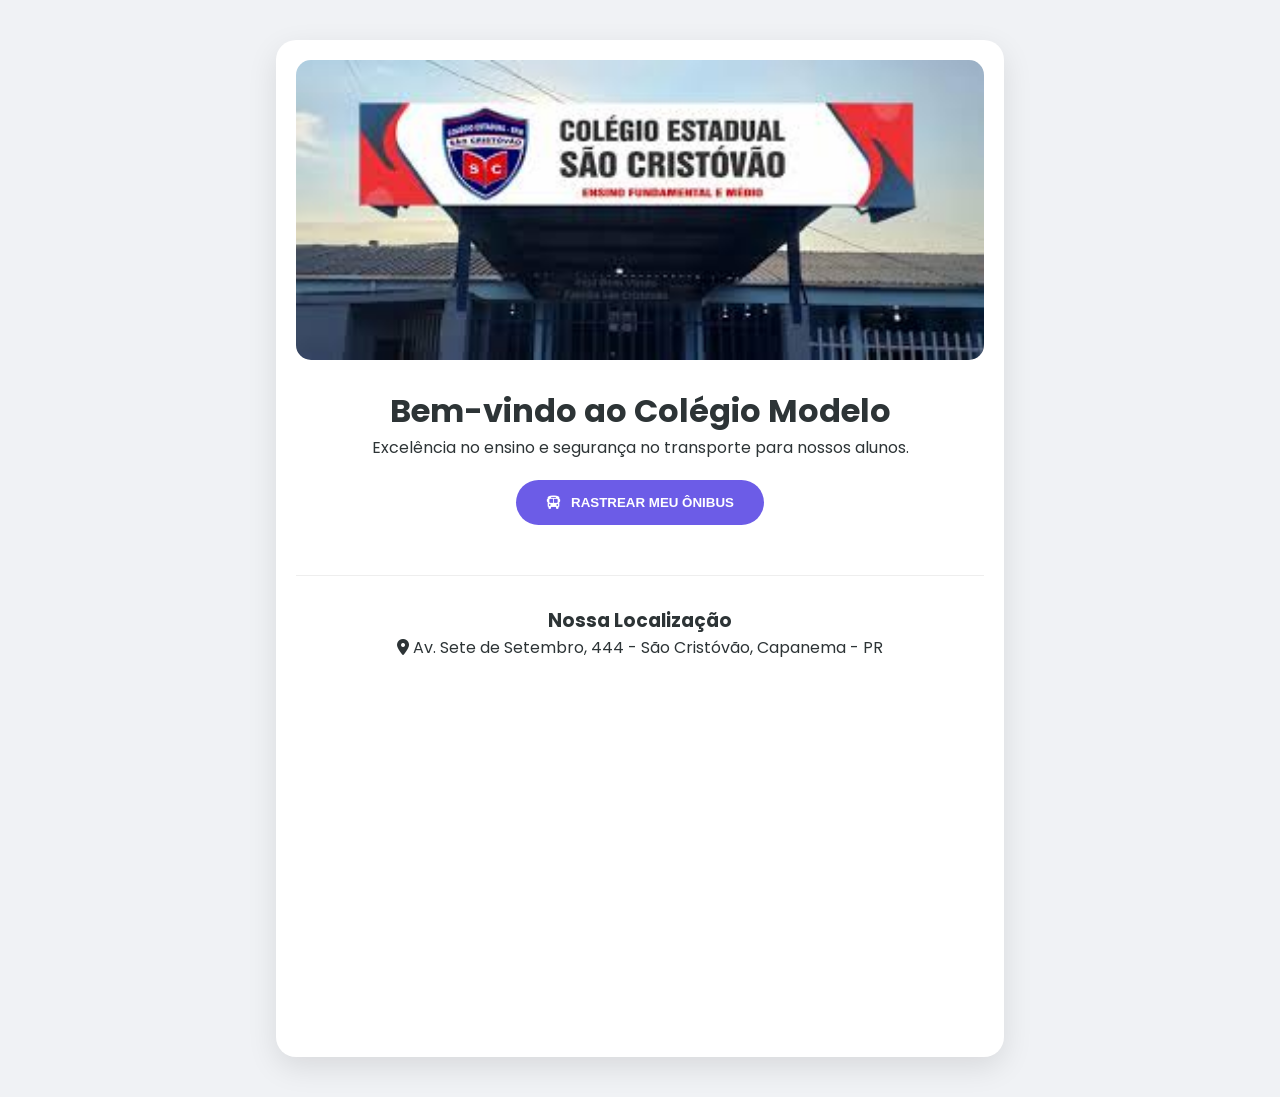
<file: index.html>
<!DOCTYPE html>
<html lang="pt-br">
<head>
    <meta charset="UTF-8">
    <meta name="viewport" content="width=device-width, initial-scale=1.0">
    <title>Colégio Modelo - BusSchool</title>
    
    <link rel="stylesheet" href="style.css">
    <link rel="stylesheet" href="https://cdnjs.cloudflare.com/ajax/libs/font-awesome/6.0.0/css/all.min.css">
    <link href="https://fonts.googleapis.com/css2?family=Poppins:wght@400;600&display=swap" rel="stylesheet">

    <style>
        .escola-container {
            max-width: 800px;
            margin: 20px auto;
            padding: 20px;
            background: white;
            border-radius: 20px;
            box-shadow: 0 10px 30px rgba(0,0,0,0.1);
            text-align: center;
            font-family: 'Poppins', sans-serif;
        }
        .foto-escola {
            width: 100%;
            height: 300px;
            object-fit: cover;
            border-radius: 15px;
            margin-bottom: 20px;
        }
        .btn-rastreio {
            background: #6c5ce7;
            color: white;
            padding: 15px 30px;
            border-radius: 50px;
            text-decoration: none;
            display: inline-flex;
            align-items: center;
            gap: 10px;
            font-weight: bold;
            margin: 20px 0;
            cursor: pointer;
            transition: transform 0.2s;
            border: none;
        }
        .btn-rastreio:hover { transform: scale(1.05); }
        .mapa-escola {
            width: 100%;
            height: 350px;
            border-radius: 15px;
            border: none;
            margin-top: 20px;
        }
        #secao-busschool { display: none; }
    </style>
</head>
<body>

    <!-- SEÇÃO 1: APRESENTAÇÃO DA ESCOLA -->
    <div id="secao-apresentacao" class="escola-container">
        <!-- Nome do arquivo corrigido para colegio.jpeg -->
        <img src="coelgio.jpeg" alt="Foto do Colégio" class="foto-escola">
        
        <h1>Bem-vindo ao Colégio Modelo</h1>
        <p>Excelência no ensino e segurança no transporte para nossos alunos.</p>

        <button class="btn-rastreio" onclick="abrirRastreador()">
            <i class="fas fa-bus"></i> RASTREAR MEU ÔNIBUS
        </button>

        <hr style="margin: 30px 0; border: 0; border-top: 1px solid #eee;">

        <h3>Nossa Localização</h3>
        <p><i class="fas fa-map-marker-alt"></i> Av. Sete de Setembro, 444 - São Cristóvão, Capanema - PR</p>
        
        <!-- Mapa ajustado com suas coordenadas exatas -->
        <iframe class="mapa-escola" 
            src="https://google.com" 
            allowfullscreen="" loading="lazy">
        </iframe>
    </div>

    <!-- SEÇÃO 2: O SEU CÓDIGO DO BUSSCHOOL -->
    <div id="secao-busschool">
        <div class="container">
            <div class="header" style="display: flex; align-items: center; justify-content: space-between; padding: 20px;">
                <button onclick="voltarParaSite()" style="background: none; border: none; color: white; cursor: pointer; font-size: 1.2rem;">
                    <i class="fas fa-arrow-left"></i> Voltar
                </button>
                <div style="text-align: center; flex-grow: 1;">
                    <i class="fas fa-bus-alt"></i>
                    <h1>BusSchool</h1>
                </div>
            </div>

            <div class="content">
                <label>SELECIONE SUA ROTA</label>
                <select id="route" onchange="updateButtonTime()">
                    <option value="">Aguardando seleção...</option>
                    <option value="10">Rota 01 - Centro (10 min)</option>
                    <option value="15">Rota 02 - São José Operário (15 min)</option>
                    <option value="20">Rota 03 - São Pedro (20 min)</option>
                    <option value="25">Rota 04 - Linha Cambuí (25 min)</option>
                    <option value="30">Rota 05 - Porto Moisés Lupion (30 min)</option>
                    <option value="12">Rota 06 - São Luiz (12 min)</option>
                </select>

                <button class="btn-play" onclick="startBusJourney()" id="btn-main">
                    <i class="fas fa-play"></i>
                    <span id="btn-text">INICIAR VIAGEM (0 MIN)</span>
                </button>

                <div class="map-container" id="mapWrapper">
                    <svg viewBox="0 0 400 200" class="map-svg">
                        <path id="route-path-animation" d="M 50 150 Q 150 50 250 150 T 350 50" fill="none" stroke="#dfe6e9" stroke-width="4" stroke-dasharray="8""")/>>
                        <circle cx="50" cy="150" r="6" class="stop-point" />
                        <circle cx="165" cy="85" r="6" class="stop-point" />
                        <circle cx="280" cy="125" r="6" class="stop-point" />
                        <circle cx="350" cy="50" r="8" class="stop-point school" />
                        <g id="bus-marker-dynamic">
                            <text y="10" x="-12" font-size="24">🚌</text>
                        </g>
                    </svg>
                    <div class="map-labels">
                        <span>Bairro</span>
                        <span>Escola</span>
                    </div>
                </div>

                <div id="bus-card" class="bus-card" style="display: none;">
                    <div class="route-info">
                        <div class="eta-circle">
                            <div id="minutes">0</div>
                            <span>min</span>
                        </div>
                        <div>
                            <h3 id="status-text">Ônibus em movimento...</h3>
                            <p class="sub-text" id="arrival-text">Chegada prevista em 0 minutos</p>
                        </div>
                    </div>
                </div>
            </div>
        </div>
    </div>

    <script>
        function abrirRastreador() {
            document.getElementById('secao-apresentacao').style.display = 'none';
            document.getElementById('secao-busschool').style.display = 'block';
            window.scrollTo(0, 0);
        }

        function voltarParaSite() {
            document.getElementById('secao-apresentacao').style.display = 'block';
            document.getElementById('secao-busschool').style.display = 'none';
            if (countdown) clearInterval(countdown);
        }

        let countdown;

        function updateButtonTime() {
            const routeSelect = document.getElementById('route');
            const btnText = document.getElementById('btn-text');
            const tempo = routeSelect.value;
            btnText.innerText = tempo ? `INICIAR VIAGEM (${tempo} MIN)` : "INICIAR VIAGEM (0 MIN)";
        }

        function startBusJourney() {
            const routeSelect = document.getElementById('route');
            const tempoSelecionado = parseInt(routeSelect.value);

            if (!tempoSelecionado) {
                alert("Selecione uma rota antes de iniciar!");
                return;
            }

            if (countdown) clearInterval(countdown);
            
            const mapWrapper = document.getElementById('mapWrapper');
            const busCard = document.getElementById('bus-card');
            const minutesDisplay = document.getElementById('minutes');
            const statusText = document.getElementById('status-text');
            const arrivalText = document.getElementById('arrival-text');

            mapWrapper.classList.remove('animating');
            void mapWrapper.offsetWidth; 
            mapWrapper.classList.add('animating');
            busCard.style.display = 'block';
            
            let timeLeft = tempoSelecionado;
            minutesDisplay.innerText = timeLeft;
            statusText.innerText = "Ônibus em movimento...";
            arrivalText.innerText = `Chegada prevista em ${timeLeft} minutos`;

            countdown = setInterval(() => {
                timeLeft--;
                if (timeLeft > 0) {
                    minutesDisplay.innerText = timeLeft;
                    arrivalText.innerText = `Chegada prevista em ${timeLeft} minutos`;
                } else {
                    minutesDisplay.innerText = "0";
                    statusText.innerText = "Chegou ao destino!";
                    arrivalText.innerText = "O ônibus está na escola.";
                    clearInterval(countdown);
                }
            }, 60000); 
        }
    </script>
</body>
</html>
</file>
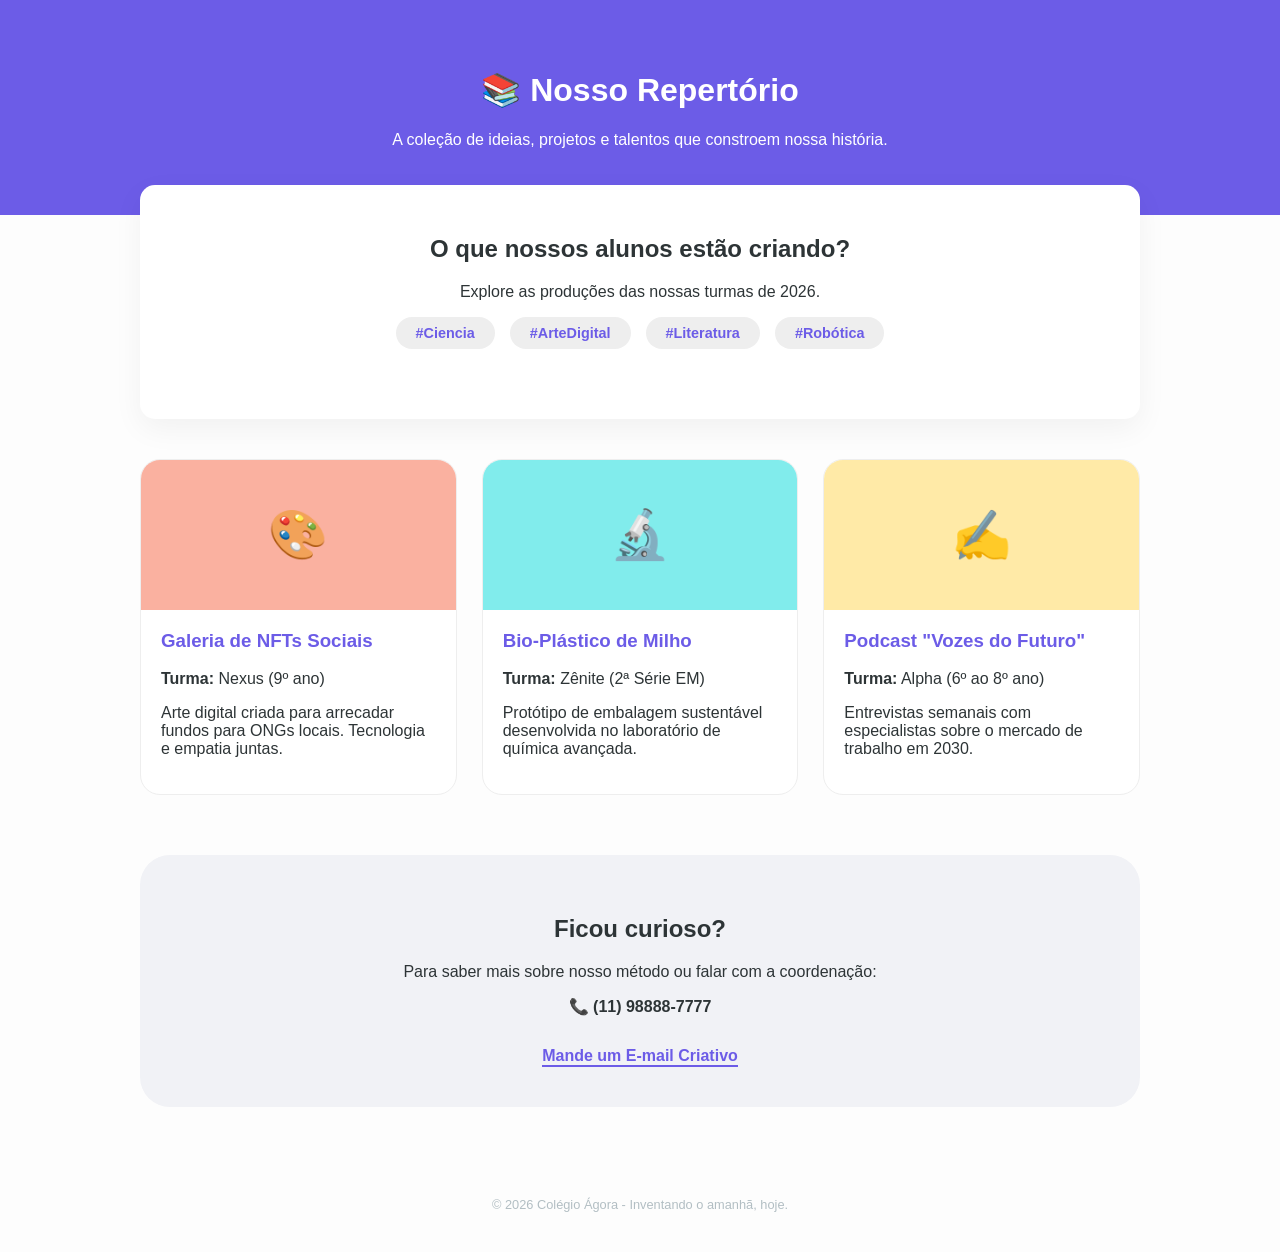
<file: colegio.html>
<!DOCTYPE html>
<html lang="pt-br">
<head>
    <meta charset="UTF-8">
    <meta name="viewport" content="width=device-width, initial-scale=1.0">
    <title>Repertório Criativo | Colégio Ágora</title>
    <style>
        :root {
            --cor-repertorio: #6c5ce7;
            --cor-texto: #2d3436;
            --cor-bg: #fdfdfd;
        }

        body {
            font-family: 'Segoe UI', Tahoma, Geneva, Verdana, sans-serif;
            background-color: var(--cor-bg);
            color: var(--cor-texto);
            margin: 0;
            padding: 0;
        }

        header {
            background: var(--cor-repertorio);
            color: white;
            padding: 50px 20px;
            text-align: center;
        }

        .container {
            max-width: 1000px;
            margin: -30px auto 50px auto;
            padding: 0 20px;
        }

        .intro {
            background: white;
            padding: 30px;
            border-radius: 15px;
            box-shadow: 0 10px 30px rgba(0,0,0,0.05);
            text-align: center;
            margin-bottom: 40px;
        }

        .filtro-repertorio {
            display: flex;
            justify-content: center;
            gap: 15px;
            margin-bottom: 40px;
            flex-wrap: wrap;
        }

        .tag {
            background: #eee;
            padding: 8px 20px;
            border-radius: 20px;
            font-size: 0.9rem;
            font-weight: bold;
            color: var(--cor-repertorio);
        }

        .grid-repertorio {
            display: grid;
            grid-template-columns: repeat(auto-fit, minmax(300px, 1fr));
            gap: 25px;
        }

        .item-repertorio {
            background: white;
            border-radius: 20px;
            overflow: hidden;
            border: 1px solid #eee;
            transition: all 0.4s cubic-bezier(0.175, 0.885, 0.32, 1.275);
        }

        .item-repertorio:hover {
            transform: scale(1.03);
            box-shadow: 0 20px 40px rgba(108, 92, 231, 0.15);
        }

        .capa {
            height: 150px;
            background: #a29bfe;
            display: flex;
            align-items: center;
            justify-content: center;
            font-size: 3rem;
        }

        .conteudo {
            padding: 20px;
        }

        .conteudo h3 {
            margin-top: 0;
            color: var(--cor-repertorio);
        }

        .contato-rodape {
            text-align: center;
            margin-top: 60px;
            padding: 40px;
            background: #f1f2f6;
            border-radius: 30px;
        }

        .btn-contato {
            display: inline-block;
            margin-top: 15px;
            color: var(--cor-repertorio);
            text-decoration: none;
            font-weight: bold;
            border-bottom: 2px solid var(--cor-repertorio);
        }

        footer {
            text-align: center;
            padding: 40px;
            color: #b2bec3;
            font-size: 0.8rem;
        }
    </style>
</head>
<body>

<header>
    <h1>📚 Nosso Repertório</h1>
    <p>A coleção de ideias, projetos e talentos que constroem nossa história.</p>
</header>

<div class="container">
    
    <div class="intro">
        <h2>O que nossos alunos estão criando?</h2>
        <p>Explore as produções das nossas turmas de 2026.</p>
        <div class="filtro-repertorio">
            <span class="tag">#Ciencia</span>
            <span class="tag">#ArteDigital</span>
            <span class="tag">#Literatura</span>
            <span class="tag">#Robótica</span>
        </div>
    </div>

    <main class="grid-repertorio">
        
        <article class="item-repertorio">
            <div class="capa" style="background: #fab1a0;">🎨</div>
            <div class="conteudo">
                <h3>Galeria de NFTs Sociais</h3>
                <p><strong>Turma:</strong> Nexus (9º ano)</p>
                <p>Arte digital criada para arrecadar fundos para ONGs locais. Tecnologia e empatia juntas.</p>
            </div>
        </article>

        <article class="item-repertorio">
            <div class="capa" style="background: #81ecec;">🔬</div>
            <div class="conteudo">
                <h3>Bio-Plástico de Milho</h3>
                <p><strong>Turma:</strong> Zênite (2ª Série EM)</p>
                <p>Protótipo de embalagem sustentável desenvolvida no laboratório de química avançada.</p>
            </div>
        </article>

        <article class="item-repertorio">
            <div class="capa" style="background: #ffeaa7;">✍️</div>
            <div class="conteudo">
                <h3>Podcast "Vozes do Futuro"</h3>
                <p><strong>Turma:</strong> Alpha (6º ao 8º ano)</p>
                <p>Entrevistas semanais com especialistas sobre o mercado de trabalho em 2030.</p>
            </div>
        </article>

    </main>

    <section class="contato-rodape">
        <h2>Ficou curioso?</h2>
        <p>Para saber mais sobre nosso método ou falar com a coordenação:</p>
        <p>📞 <strong>(11) 98888-7777</strong></p>
        <a href="mailto:repertorio@colegioagora.edu.br" class="btn-contato">Mande um E-mail Criativo</a>
    </section>

</div>

<footer>
    © 2026 Colégio Ágora - Inventando o amanhã, hoje.
</footer>

</body>
</html>
</file>
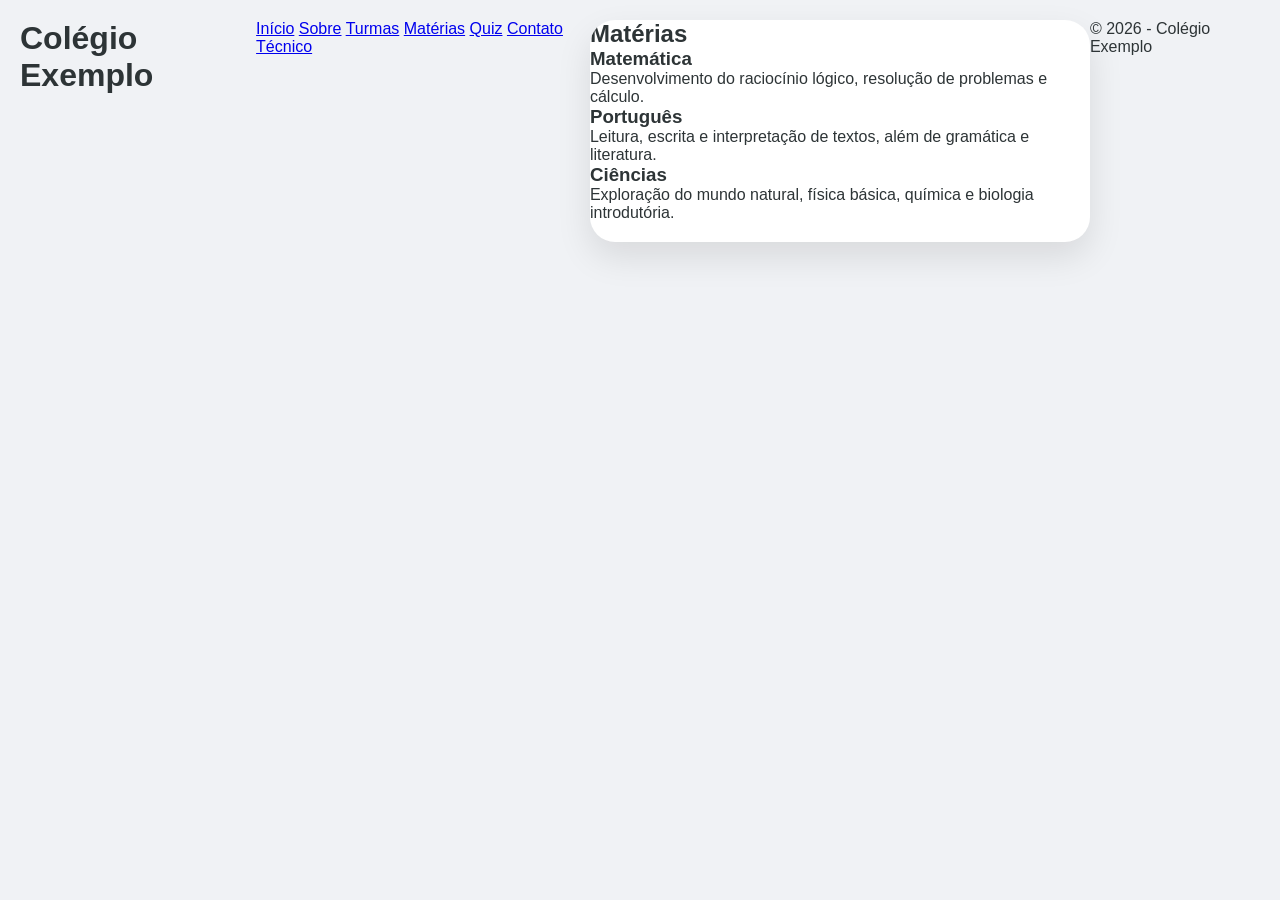
<file: materias.html>
<!DOCTYPE html>
<html lang="pt-br">
<head>
    <meta charset="UTF-8">
    <meta name="viewport" content="width=device-width, initial-scale=1.0">
    <title>Colégio Exemplo - Matérias</title>
    <link rel="stylesheet" href="style.css">
</head>
<body>
    <header>
        <h1>Colégio Exemplo</h1>
    </header>

    <nav>
        <a href="index.html">Início</a>
        <a href="sobre.html">Sobre</a>
        <a href="turmas.html">Turmas</a>
        <a href="materias.html">Matérias</a>
        <a href="quiz.html">Quiz</a>
        <a href="contato.html">Contato</a>
        <a href="tecnico.html">Técnico</a>
    </nav>

    <div class="container">
        <h2>Matérias</h2>
        <div class="materia">
            <h3>Matemática</h3>
            <p>Desenvolvimento do raciocínio lógico, resolução de problemas e cálculo.</p>
        </div>
        <div class="materia">
            <h3>Português</h3>
            <p>Leitura, escrita e interpretação de textos, além de gramática e literatura.</p>
        </div>
        <div class="materia">
            <h3>Ciências</h3>
            <p>Exploração do mundo natural, física básica, química e biologia introdutória.</p>
        </div>
    </div>

    <footer>
        <p>&copy; 2026 - Colégio Exemplo</p>
    </footer>
</body>
</html>
</file>
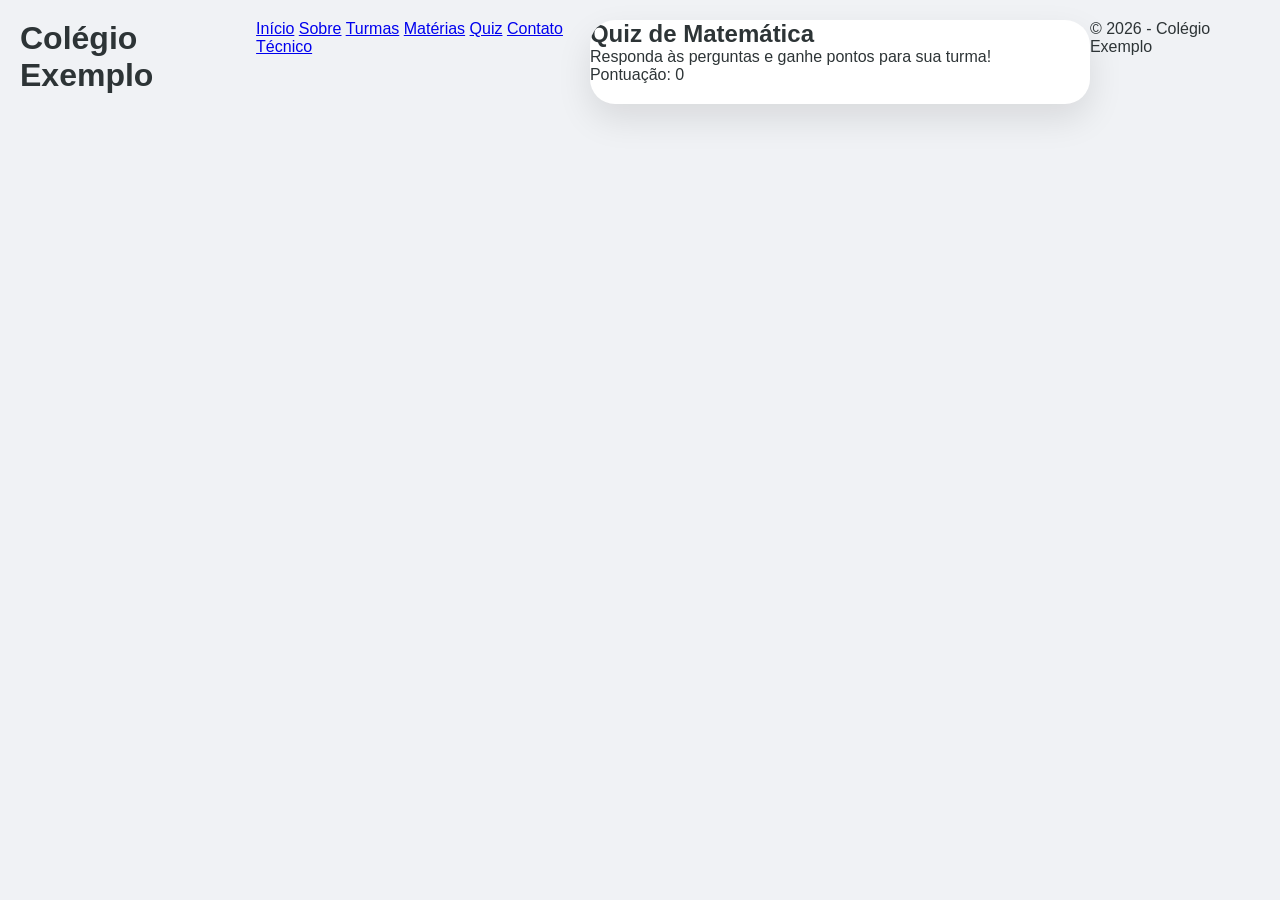
<file: quiz.html>
<!DOCTYPE html>
<html lang="pt-br">
<head>
    <meta charset="UTF-8">
    <meta name="viewport" content="width=device-width, initial-scale=1.0">
    <title>Colégio Exemplo - Quiz</title>
    <link rel="stylesheet" href="style.css">
</head>
<body>
    <header>
        <h1>Colégio Exemplo</h1>
    </header>

    <nav>
        <a href="index.html">Início</a>
        <a href="sobre.html">Sobre</a>
        <a href="turmas.html">Turmas</a>
        <a href="materias.html">Matérias</a>
        <a href="quiz.html">Quiz</a>
        <a href="contato.html">Contato</a>
        <a href="tecnico.html">Técnico</a>
    </nav>

    <div class="container">
        <h2>Quiz de Matemática</h2>
        <p>Responda às perguntas e ganhe pontos para sua turma!</p>

        <div id="pergunta-container">
            <p id="pergunta"></p>
            <div id="opcoes"></div>
        </div>

        <p id="pontos">Pontuação: 0</p>
    </div>

    <footer>
        <p>&copy; 2026 - Colégio Exemplo</p>
    </footer>

    <script src="script.js"></script>
</body>
</html>
</file>
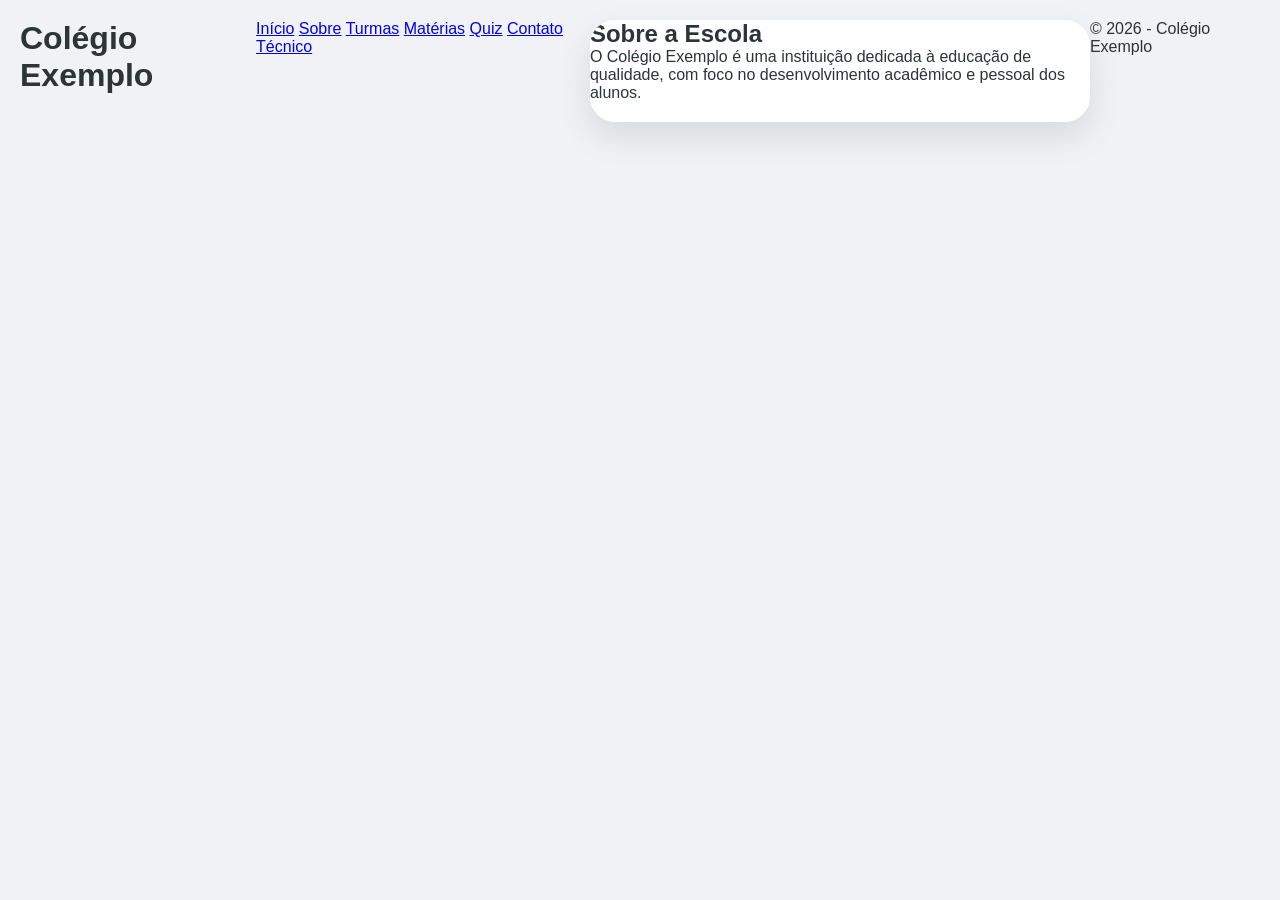
<file: sobre.html>
<!DOCTYPE html>
<html lang="pt-br">
<head>
    <meta charset="UTF-8">
    <meta name="viewport" content="width=device-width, initial-scale=1.0">
    <title>Colégio Exemplo - Sobre</title>
    <link rel="stylesheet" href="style.css">
</head>
<body>
    <header>
        <h1>Colégio Exemplo</h1>
    </header>

    <nav>
        <a href="index.html">Início</a>
        <a href="sobre.html">Sobre</a>
        <a href="turmas.html">Turmas</a>
        <a href="materias.html">Matérias</a>
        <a href="quiz.html">Quiz</a>
        <a href="contato.html">Contato</a>
        <a href="tecnico.html">Técnico</a>
    </nav>

    <div class="container">
        <h2>Sobre a Escola</h2>
        <p>O Colégio Exemplo é uma instituição dedicada à educação de qualidade, com foco no desenvolvimento acadêmico e pessoal dos alunos.</p>
    </div>

    <footer>
        <p>&copy; 2026 - Colégio Exemplo</p>
    </footer>
</body>
</html>
</file>
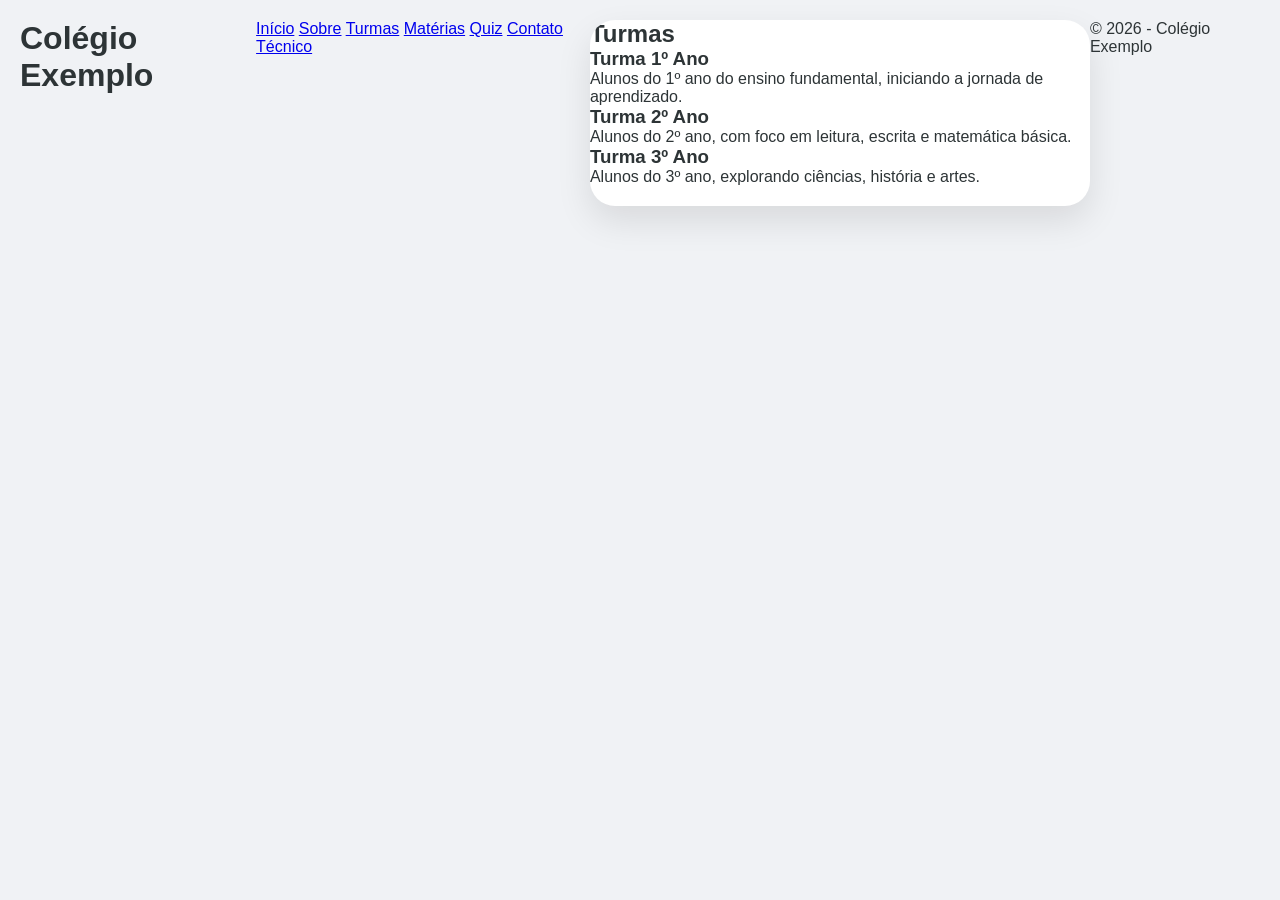
<file: turma.html>
<!DOCTYPE html>
<html lang="pt-br">
<head>
    <meta charset="UTF-8">
    <meta name="viewport" content="width=device-width, initial-scale=1.0">
    <title>Colégio Exemplo - Turmas</title>
    <link rel="stylesheet" href="style.css">
</head>
<body>
    <header>
        <h1>Colégio Exemplo</h1>
    </header>

    <nav>
        <a href="index.html">Início</a>
        <a href="sobre.html">Sobre</a>
        <a href="turmas.html">Turmas</a>
        <a href="materias.html">Matérias</a>
        <a href="quiz.html">Quiz</a>
        <a href="contato.html">Contato</a>
        <a href="tecnico.html">Técnico</a>
    </nav>

    <div class="container">
        <h2>Turmas</h2>
        <div class="turma">
            <h3>Turma 1º Ano</h3>
            <p>Alunos do 1º ano do ensino fundamental, iniciando a jornada de aprendizado.</p>
        </div>
        <div class="turma">
            <h3>Turma 2º Ano</h3>
            <p>Alunos do 2º ano, com foco em leitura, escrita e matemática básica.</p>
        </div>
        <div class="turma">
            <h3>Turma 3º Ano</h3>
            <p>Alunos do 3º ano, explorando ciências, história e artes.</p>
        </div>
    </div>

    <footer>
        <p>&copy; 2026 - Colégio Exemplo</p>
    </footer>
</body>
</html>
</file>
<file: style.css>
/* VARIÁVEIS E CONFIGURAÇÕES GERAIS */
:root {
    --primary: #6c5ce7;
    --secondary: #a29bfe;
    --success: #00b894;
    --dark: #2d3436;
    --light: #f9f9f9;
}

* { 
    margin: 0; 
    padding: 0; 
    box-sizing: border-box; 
}

body {
    font-family: 'Poppins', sans-serif;
    background-color: #f0f2f5;
    color: var(--dark);
    display: flex;
    justify-content: center;
    padding: 20px;
}

/* CONTAINER PRINCIPAL */
.container {
    width: 100%;
    max-width: 500px;
    background: white;
    border-radius: 25px;
    box-shadow: 0 15px 35px rgba(0,0,0,0.1);
    overflow: hidden;
    padding-bottom: 20px;
}

/* CABEÇALHO */
.header {
    background: var(--primary);
    color: white;
    padding: 30px 20px;
    text-align: center;
    border-radius: 0 0 30px 30px;
}

.header i { 
    font-size: 3rem; 
    margin-bottom: 10px; 
}

.content { 
    padding: 25px; 
}

label { 
    font-weight: 600; 
    font-size: 0.9rem; 
    color: #636e72; 
}

select {
    width: 100%;
    padding: 15px;
    border: 2px solid #eee;
    border-radius: 12px;
    font-size: 1rem;
    margin-top: 8px;
    margin-bottom: 25px;
    outline: none;
    transition: border-color 0.3s;
}

/* BOTÃO PLAY TECNOLÓGICO */
.btn-play {
    width: 100%;
    padding: 12px;
    margin-bottom: 20px;
    border: none;
    border-radius: 12px;
    background: linear-gradient(135deg, var(--primary), var(--secondary));
    color: white;
    font-weight: bold;
    cursor: pointer;
    display: flex;
    align-items: center;
    justify-content: center;
    gap: 10px;
    transition: transform 0.2s, box-shadow 0.2s;
}

.btn-play:hover {
    transform: translateY(-2px);
    box-shadow: 0 5px 15px rgba(108, 92, 231, 0.4);
}

/* MAPA E CONTAINER */
.map-container {
    background: #ffffff;
    border: 2px solid #f0f2f5;
    border-radius: 15px;
    margin-bottom: 20px;
    padding: 20px;
    position: relative;
    overflow: hidden;
}

.map-svg {
    width: 100%;
    height: auto;
}

/* CONFIGURAÇÃO DO ÔNIBUS PARA SEGUIR O CAMINHO */
#bus-marker-dynamic {
    visibility: hidden;
    /* Define o caminho idêntico ao do desenho (Q = Curva Bézier) */
    offset-path: path('M 50 150 Q 150 50 250 150 T 350 50');
    offset-rotate: auto; /* Faz o ônibus inclinar nas curvas para ficar realista */
}

/* CLASSE QUE INICIA A ANIMAÇÃO (ATIVADA VIA JS) */
.animating #bus-marker-dynamic {
    visibility: visible;
    /* 300s = 5 minutos exatos */
    animation: followPath 300s linear forwards;
}

/* BRILHO TECNOLÓGICO NA ROTA QUANDO ATIVO */
.animating #route-path-animation {
    stroke: var(--primary);
    stroke-width: 5px;
    filter: drop-shadow(0 0 5px var(--secondary));
    transition: all 1s ease;
}

@keyframes followPath {
    from { offset-distance: 0%; }
    to { offset-distance: 100%; }
}

/* PONTOS DE PARADA */
.stop-point {
    fill: #b2bec3;
    transition: all 0.3s ease;
}

.stop-point.school { 
    fill: #ff7675; 
}

/* Estilo para destacar os pontos quando o ônibus passar */
.stop-active {
    fill: var(--success) !important;
    filter: drop-shadow(0 0 8px var(--success));
}

.map-labels {
    display: flex;
    justify-content: space-between;
    font-size: 0.7rem;
    font-weight: bold;
    color: #636e72;
    padding: 0 10px;
}

/* CARD DE INFORMAÇÕES (BUS CARD) */
.bus-card {
    background: var(--light);
    border-radius: 20px;
    padding: 20px;
    animation: slideUp 0.5s ease;
}

.route-info { 
    display: flex; 
    align-items: center; 
    gap: 15px; 
}

.eta-circle {
    background: var(--primary);
    color: white;
    width: 60px;
    height: 60px;
    border-radius: 50%;
    display: flex;
    flex-direction: column;
    align-items: center;
    justify-content: center;
    font-weight: bold;
    font-size: 1.2rem;
    flex-shrink: 0;
}

.eta-circle span {
    font-size: 0.6rem;
    text-transform: uppercase;
}

.sub-text { 
    font-size: 0.8rem; 
    color: #636e72; 
    margin-top: 4px;
}

@keyframes slideUp {
    from { opacity: 0; transform: translateY(20px); }
    to { opacity: 1; transform: translateY(0); }
}
</file>
